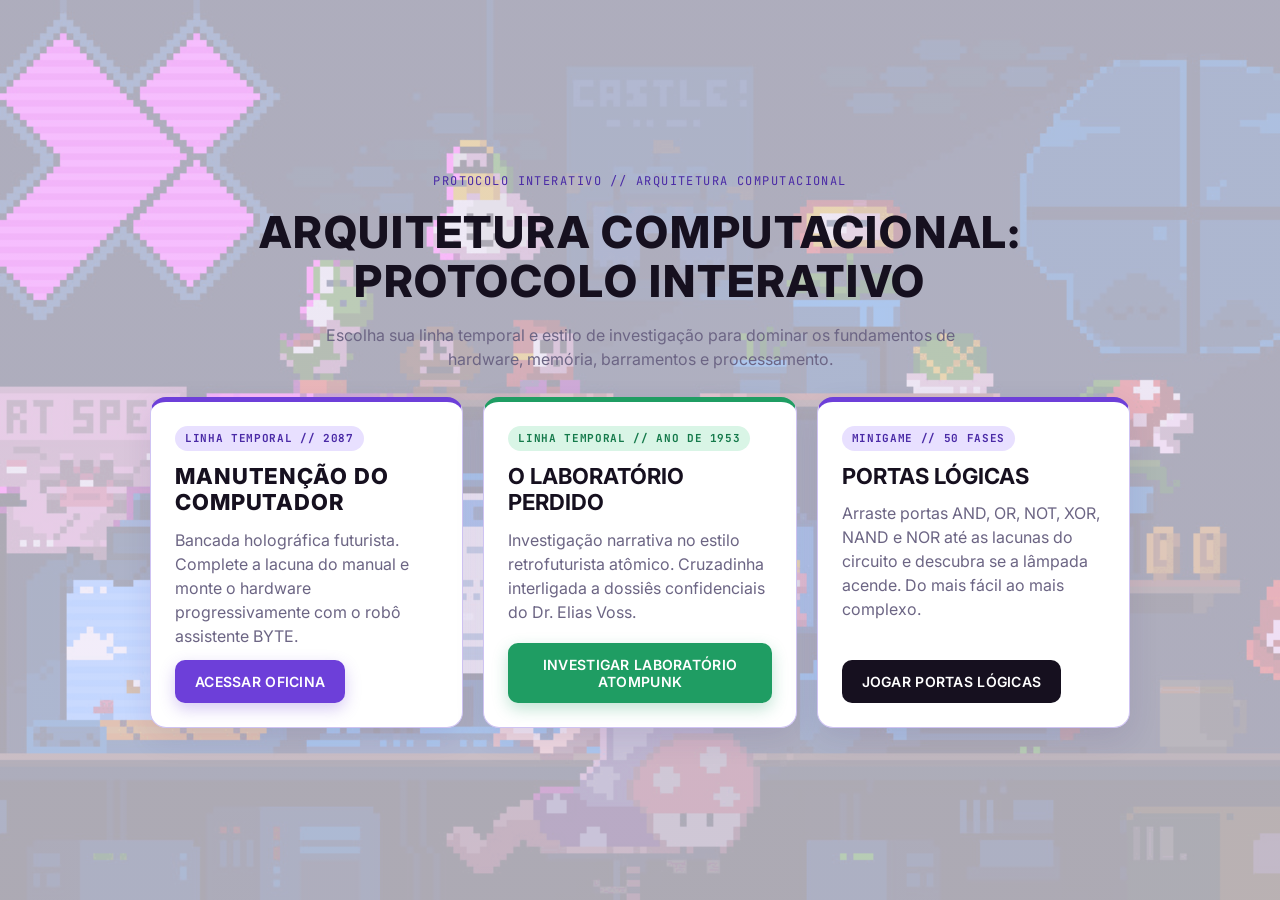
<file: index.html>
﻿<!DOCTYPE html>
<html lang="pt-BR">
<head>
  <meta charset="UTF-8">
  <meta name="viewport" content="width=device-width, initial-scale=1.0">
  <title>Arquitetura-computacional</title>

  <link rel="preconnect" href="https://fonts.googleapis.com">
  <link rel="preconnect" href="https://fonts.gstatic.com" crossorigin>
  <link href="https://fonts.googleapis.com/css2?family=Inter:wght@400;500;600;700;800&family=JetBrains+Mono:wght@500;700&family=Courier+Prime:wght@400;700&display=swap" rel="stylesheet">

  <link rel="stylesheet" href="style.css">
  <link rel="stylesheet" href="style-lab.css">
</head>
<body>

  <div id="scanlines"></div>
  <div id="vignette"></div>

  <!-- ===== PORTAL DE ESCOLHA (HUB) ===== -->
  <section id="screenHub" class="screen active">
    <div class="hub-bg bg-mario"></div>
    <div class="hub-content">
      <div class="hub-kicker">PROTOCOLO INTERATIVO // ARQUITETURA COMPUTACIONAL</div>
      <h1 id="hubTitle" class="hub-title pixel">ARQUITETURA COMPUTACIONAL: PROTOCOLO INTERATIVO</h1>
      <p id="hubSubtitle" class="hub-subtitle">Escolha sua linha temporal e estilo de investigação para dominar os fundamentos de hardware, memória, barramentos e processamento.</p>
      <div class="hub-cards">
        <article class="hub-card">
          <div class="hub-card-flag">LINHA TEMPORAL // 2087</div>
          <h2 class="hub-card-title pixel">MANUTENÇÃO DO COMPUTADOR</h2>
          <p class="hub-card-text">Bancada holográfica futurista. Complete a lacuna do manual e monte o hardware progressivamente com o robô assistente BYTE.</p>
          <button id="btnEnterCyber" class="btn-cyber btn-pulse">ACESSAR OFICINA</button>
        </article>
        <article class="hub-card">
          <div class="hub-card-flag">LINHA TEMPORAL // ANO DE 1953</div>
          <h2 class="hub-card-title">O LABORATÓRIO PERDIDO</h2>
          <p class="hub-card-text">Investigação narrativa no estilo retrofuturista atômico. Cruzadinha interligada a dossiês confidenciais do Dr. Elias Voss.</p>
          <button id="btnEnterAtom" class="btn-atom btn-pulse">INVESTIGAR LABORATÓRIO ATOMPUNK</button>
        </article>
        <article class="hub-card">
          <div class="hub-card-flag">MINIGAME // 50 FASES</div>
          <h2 class="hub-card-title">PORTAS LÓGICAS</h2>
          <p class="hub-card-text">Arraste portas AND, OR, NOT, XOR, NAND e NOR até as lacunas do circuito e descubra se a lâmpada acende. Do mais fácil ao mais complexo.</p>
          <button id="btnEnterLogic" class="btn-warn btn-pulse" type="button" onclick="window.location.href='gamePortas.html'">JOGAR PORTAS LÓGICAS</button>
        </article>
      </div>
    </div>
  </section>

  <!-- ==========================================================
       JOGO 1: BYTE & THE LOST ARCHITECTURE (lógica em game.js)
       ========================================================== -->
  <section id="screenStart" class="screen hidden">
    <div class="bg-scene">
      <div class="bg-grid"></div>
      <div class="bg-neon"></div>
      <div class="bg-floor"></div>
    </div>

    <div class="dialog-terminal">
      <div class="term-title">BYTE.SYS // SISTEMA DE RECOVERY</div>
      <div id="byteDialog">
        <p><b>Olá, montador! Temos um problema...</b></p>
        <p>O manual de arquitetura foi corrompido! Precisamos recuperar os arquivos para concluir a montagem. Você aceita o desafio de resolver os enigmas?
        <br><br>🖥️ Dica: Visualize em tela cheia para uma melhor experiência.</p>
      </div>
      <canvas id="byteCanvas" width="64" height="64"></canvas>
    </div>

    <button id="btnExitHubStart" class="btn-ghost btn-exit-top">← VOLTAR AO PORTAL</button>
    <button id="btnStart" class="btn-neon btn-pulse">INICIAR MISSÃO</button>
  </section>

  <section id="screenTutorial" class="screen hidden">
    <div class="modal-terminal">
      <div class="term-title">BYTE.SYS // TUTORIAL DE RECOVERY</div>
      <div class="tutorial-content">
        <p>1. Leia a pista técnica e preencha a lacuna com o termo correto.</p>
        <p>2. Cada acerto ilumina o projeto holográfico na bancada e soma +100 XP.</p>
        <p>3. Erros não causam Game Over: geram apenas uma dica orientadora.</p>
      </div>
      <button id="btnStartTutorial" class="btn-neon btn-pulse">INICIAR RECUPERAÇÃO</button>
    </div>
  </section>

  <section id="screenGame" class="screen hidden">

    <header id="topbar">
      <div class="hud-block">
        <span class="hud-label">REGISTROS:</span>
        <span id="regCount" class="hud-value">0</span>
        <span class="hud-total">/ 12</span>
      </div>

      <div id="progressBar">
        <div class="seg" data-milestone="3"></div>
        <div class="seg" data-milestone="6"></div>
        <div class="seg" data-milestone="9"></div>
        <div class="seg" data-milestone="12"></div>
      </div>

      <div class="hud-block">
        <span class="hud-label">XP:</span>
        <span id="xpDisplay" class="hud-value xp">000</span>
      </div>

      <button id="btnExitHub" class="btn-ghost">← VOLTAR AO PORTAL</button>
      <button id="btnManual" class="btn-ghost">MANUAL DE ARQUITETURA</button>
    </header>

    <main id="benchArea">
      <canvas id="hologram" width="360" height="200"></canvas>
      <div id="stageBanner">ETAPA: AGUARDANDO MANUAL</div>
    </main>

    <section id="bottomPanel">
      <div id="challengeArea">
        <span id="catBadge" class="cat-badge">[MEMÓRIA]</span>
        <p id="clueText"></p>
        <input id="answerInput" type="text" maxlength="20" placeholder="INSIRA O TERMO..." autocomplete="off" />
        <div id="errorBox" class="error-box hidden"></div>
      </div>

      <div id="controlsArea">
        <button id="btnCheck" class="btn-success">CONFERIR</button>
        <button id="btnHint" class="btn-warn">SOLICITAR DICA (-15 XP)</button>
        <div id="recordNav">
          <button id="btnPrev" class="btn-ghost">◀ ANTERIOR</button>
          <span id="recordLabel">REGISTRO 1/12</span>
          <button id="btnNext" class="btn-ghost">PRÓXIMO ▶</button>
        </div>
      </div>

      <div id="byteConsole"></div>
    </section>
  </section>

  <section id="screenFinal" class="screen hidden">

    <div id="bootScreen" class="hidden">
      <div class="boot-lines" id="bootLines"></div>
      <div class="boot-monitor">
        <div class="boot-logo">B</div>
        <div class="boot-sub">BYTE BIOS v2.6</div>
      </div>
    </div>

    <div id="finalReport" class="hidden">
      <div class="final-card">
        <h1 class="final-title pixel">MISSÃO CONCLUÍDA</h1>
        <h2 class="final-subtitle">— MANUAL RECONSTRUÍDO! —</h2>
        <div class="final-stats">
          <div class="stat">XP FINAL: <span id="finalXp">000</span></div>
          <div class="stat">TENTATIVAS: <span id="finalAttempts">0</span></div>
          <div class="stat">CLASSIFICAÇÃO: <span id="finalClass">MONTADOR APRENDIZ</span></div>
        </div>
        <button id="btnBoot" class="btn-neon btn-pulse">LIGAR COMPUTADOR</button>
        <button id="btnReview" class="btn-ghost">REVISAR CONCEITOS</button>
        <button id="btnExitHubFinal" class="btn-ghost">← VOLTAR AO PORTAL</button>
        <button id="btnPlayAgain" class="btn-neon">JOGAR NOVAMENTE</button>
      </div>
    </div>
  </section>

  <div id="manualModal" class="modal hidden">
    <div class="modal-content">
      <h2 class="modal-title pixel">MANUAL DE ARQUITETURA</h2>
      <div id="manualList"></div>
      <button id="btnCloseManual" class="btn-ghost">FECHAR</button>
    </div>
  </div>

  <!-- ==========================================================
       JOGO 2: O LABORATÓRIO PERDIDO (lógica em game-lab.js)
       ========================================================== -->

  <!-- Intro + tutorial. O modal fica DENTRO da section para o CSS do lab alcançá-lo. -->
  <section id="screenLabIntro" class="screen hidden theme-lab">
    <div class="lab-bg"></div>
    <div class="lab-intro-inner">
      <div class="lab-fiche">
        <div class="lab-fiche-title">LABORATÓRIO VOSS // SISTEMA DE ANOTAÇÕES</div>
        <h2 class="lab-fiche-heading">O LABORATÓRIO PERDIDO</h2>
        <div class="lab-fiche-body">
          <p class="lab-narrative">O Dr. Elias Voss desapareceu após experimentos avançados de Arquitetura Computacional e deixou anotações corrompidas. O laboratório está em silêncio, mas os painéis ainda respiram.</p>
          <p class="lab-narrative">Suas memórias, barramentos e processamento multinúcleo formam as peças de um enigma. Complete a cruzadinha e reconstrua os dossiês.</p>
        </div>
        <button id="btnLabStart" class="btn-lab-green btn-pulse">INVESTIGAR LABORATÓRIO</button>
      </div>
    </div>

    <div id="labTutorialModal" class="modal hidden">
      <div class="lab-fiche modal-content">
        <div class="lab-fiche-title">FICHA TÉCNICA // PROTOCOLO DE CRUZADA</div>
        <div class="lab-fiche-body">
          <p class="lab-doc-text">Cada lacuna numerada no dossiê corresponde a uma palavra da cruzadinha.</p>
          <p class="lab-doc-text">Clique em uma casa, uma dica ou uma lacuna e digite (as setas do teclado movem o cursor; clicar de novo no cruzamento troca a direção). A palavra é conferida sozinha quando você preenche a última letra.</p>
        </div>
        <button id="btnLabGo" class="btn-lab-green btn-pulse">INICIAR INVESTIGAÇÃO</button>
      </div>
    </div>
  </section>

  <!-- Tela do jogo: cruzadinha à esquerda, dossiê e dicas à direita -->
  <section id="screenLabGame" class="screen hidden theme-lab">
    <header id="labTopbar">
      <div class="lab-hud-block">
        <span class="lab-hud-label">REGISTROS RECUPERADOS:</span>
        <span id="labRegCount" class="lab-hud-value">0</span>
        <span class="lab-hud-total">/ 12</span>
      </div>
      <div class="lab-hud-block">
        <span class="lab-hud-label">TEMPO:</span>
        <span id="labTimer" class="lab-hud-value">00:00</span>
      </div>
      <div class="lab-hud-block">
        <span class="lab-hud-label">TENTATIVAS:</span>
        <span id="labAttempts" class="lab-hud-value">0</span>
      </div>
      <button id="btnLabExit" class="btn-lab-ghost">← VOLTAR AO PORTAL</button>
    </header>

    <main id="labMain">
      <section id="labCrossPanel">
        <div id="labCurrentClue"></div>
        <div id="labGrid"></div>
        <div id="labActions">
          <button id="btnLabFinalize" class="btn-lab-green btn-pulse hidden">FINALIZAR INVESTIGAÇÃO E LER DOSSIÊ FINAL</button>
        </div>
        <div class="lab-led"><span id="labLedDot" class="lab-led-dot"></span><span id="labLedText">STANDBY</span></div>
      </section>

      <section id="labDossierPanel">
        <div id="labDossierTabs"></div>
        <div id="labDossierContent"></div>
        <div id="labFileComment" class="lab-file-comment hidden"></div>
        <div id="labClues">
          <div class="lab-clue-title">HORIZONTAIS</div>
          <div id="labCluesH"></div>
          <div class="lab-clue-title">VERTICAIS</div>
          <div id="labCluesV"></div>
        </div>
      </section>
    </main>
  </section>

  <!-- Tela final: revelação + relatório -->
  <section id="screenLabFinal" class="screen hidden theme-lab">
    <div class="lab-final-inner">
      <div id="labFinalRevelation" class="lab-final-step">
        <div class="lab-fiche">
          <div class="lab-fiche-title">GRAVAÇÃO SECRETA // DR. ELIAS VOSS // 04:17</div>
          <h2 class="lab-final-title">O OCULTO DO NÚCLEO</h2>
          <p class="lab-type-text" id="labRevelationText">O núcleo experimental foi ocultado antes que caísse em mãos erradas.</p>
          <button id="btnLabToReport" class="btn-lab-green btn-pulse">CONTINUAR PARA A AVALIAÇÃO</button>
        </div>
      </div>
      <div id="labFinalReport" class="lab-final-step hidden">
        <div class="lab-fiche">
          <div class="lab-fiche-title">AGÊNCIA DE PESQUISA // RELATÓRIO FINAL</div>
          <h2 class="lab-final-title">AVALIAÇÃO DA AGÊNCIA</h2>
          <div class="lab-final-stats">
            <div class="lab-final-stat"><span>REGISTROS DESCOBERTOS</span><strong id="labFinalFound">0/12</strong></div>
            <div class="lab-final-stat"><span>TENTATIVAS</span><strong id="labFinalAttempts">0</strong></div>
            <div class="lab-final-stat"><span>TEMPO TOTAL</span><strong id="labFinalTime">00:00</strong></div>
            <div class="lab-final-stat"><span>PONTUAÇÃO FINAL</span><strong id="labFinalScore">0</strong></div>
          </div>
          <div id="labFinalAchievements"></div>
          <button id="btnLabReplay" class="btn-lab-green btn-pulse">REINICIAR INVESTIGAÇÃO</button>
          <button id="btnLabExitFinal" class="btn-lab-amber">VOLTAR AO PORTAL DE JOGOS</button>
        </div>
      </div>
    </div>
  </section>

  <!-- A ordem importa pouco (os arquivos são independentes), mas game.js vem primeiro -->
  <script src="game.js"></script>
  <script src="gameLab.js"></script>
</body>
</html>
</file>
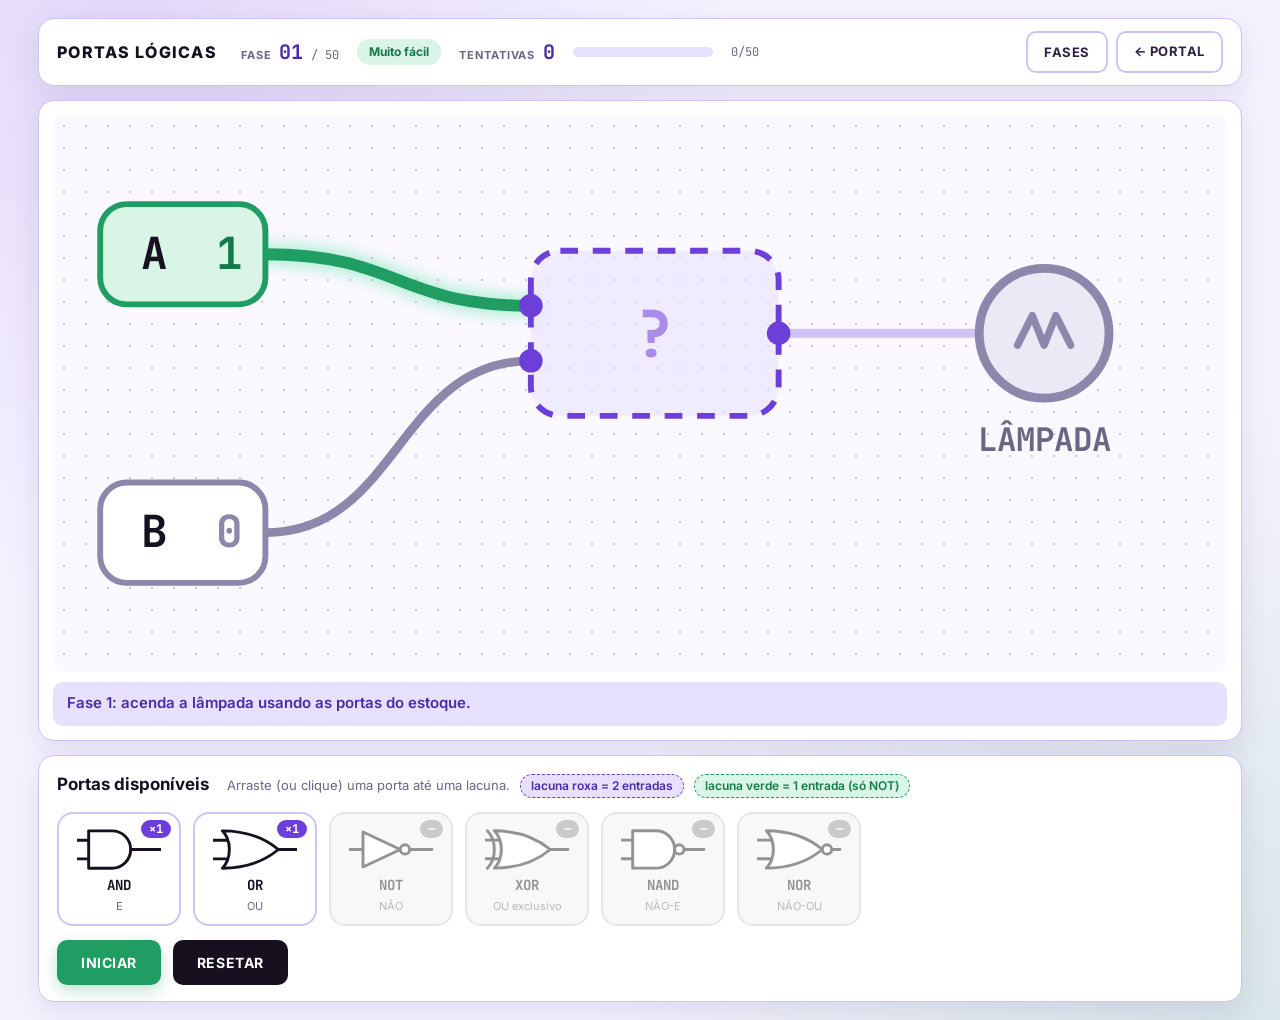
<file: gamePortas.html>
<!DOCTYPE html>
<html lang="pt-BR">
<head>
  <meta charset="UTF-8">
  <meta name="viewport" content="width=device-width, initial-scale=1.0">
  <title>PORTAS LÓGICAS — 50 fases</title>

  <link rel="preconnect" href="https://fonts.googleapis.com">
  <link rel="preconnect" href="https://fonts.gstatic.com" crossorigin>
  <link href="https://fonts.googleapis.com/css2?family=Inter:wght@400;500;600;700;800&family=JetBrains+Mono:wght@500;700&display=swap" rel="stylesheet">

  <link rel="stylesheet" href="portas-logicas.css">
</head>
<body>

  <main id="app">

    <!-- ===== TOPO: fase, dificuldade, tentativas, progresso ===== -->
    <header id="topo" class="cartao">
      <div class="marca">PORTAS LÓGICAS</div>

      <div class="hud">
        <div class="hud-bloco">
          <span class="hud-label">FASE</span>
          <span id="hudFase" class="hud-valor">01</span>
          <span class="hud-total">/ 50</span>
        </div>
        <span id="hudDif" class="selo-dif">Muito fácil</span>
        <div class="hud-bloco">
          <span class="hud-label">TENTATIVAS</span>
          <span id="hudTent" class="hud-valor">0</span>
        </div>
        <div class="progresso" title="Fases concluídas">
          <div id="progressoFill"></div>
        </div>
        <span id="hudConcluidas" class="hud-total">0/50</span>
      </div>

      <div class="topo-acoes">
        <button id="btnFases" class="btn btn-ghost" type="button">FASES</button>
        <a class="btn btn-ghost" href="index.html">← PORTAL</a>
      </div>
    </header>

    <!-- ===== PALCO: o circuito (desenhado pelo JS em SVG) ===== -->
    <section id="palco" class="cartao">
      <div id="circuitoWrap">
        <svg id="circuito" xmlns="http://www.w3.org/2000/svg" role="img" aria-label="Circuito lógico da fase"></svg>
      </div>
      <div id="mensagem" role="status" aria-live="polite"></div>
    </section>

    <!-- ===== BANDEJA: inventário de portas e botões ===== -->
    <section id="bandeja" class="cartao">
      <div class="bandeja-topo">
        <h2>Portas disponíveis</h2>
        <p class="legenda">
          Arraste (ou clique) uma porta até uma lacuna.
          <span class="chip chip-roxo">lacuna roxa = 2 entradas</span>
          <span class="chip chip-verde">lacuna verde = 1 entrada (só NOT)</span>
        </p>
      </div>

      <div id="inventario"></div>

      <div id="acoes">
        <button id="btnIniciar" class="btn btn-verde" type="button">INICIAR</button>
        <button id="btnResetar" class="btn btn-escuro" type="button">RESETAR</button>
        <button id="btnProxima" class="btn btn-roxo pulso hidden" type="button">PRÓXIMA FASE</button>
      </div>
    </section>

  </main>

  <!-- porta "fantasma" que acompanha o dedo/mouse durante o arraste -->
  <div id="fantasma" class="hidden"></div>

  <!-- ===== JANELA: escolher fase ===== -->
  <div id="modalFases" class="modal hidden">
    <div class="modal-conteudo">
      <h2>Escolha a fase</h2>
      <p class="modal-sub">As fases são liberadas em ordem. As estrelas mostram seu desempenho.</p>
      <div id="gradeFases"></div>
      <button id="btnFecharFases" class="btn btn-ghost" type="button">FECHAR</button>
    </div>
  </div>

  <!-- ===== JANELA: fim do jogo ===== -->
  <div id="modalFim" class="modal hidden">
    <div class="modal-conteudo modal-fim">
      <h2>Todas as 50 fases concluídas!</h2>
      <p id="fimTexto" class="modal-sub"></p>
      <div class="modal-botoes">
        <button id="btnRecomecar" class="btn btn-roxo" type="button">JOGAR DE NOVO</button>
        <button id="btnFecharFim" class="btn btn-ghost" type="button">FECHAR</button>
      </div>
    </div>
  </div>

  <!-- 1º as fases (dados), 2º o motor do jogo -->
  <script src="portas-fases.js"></script>
  <script src="portas-logicas.js"></script>
</body>
</html>
</file>
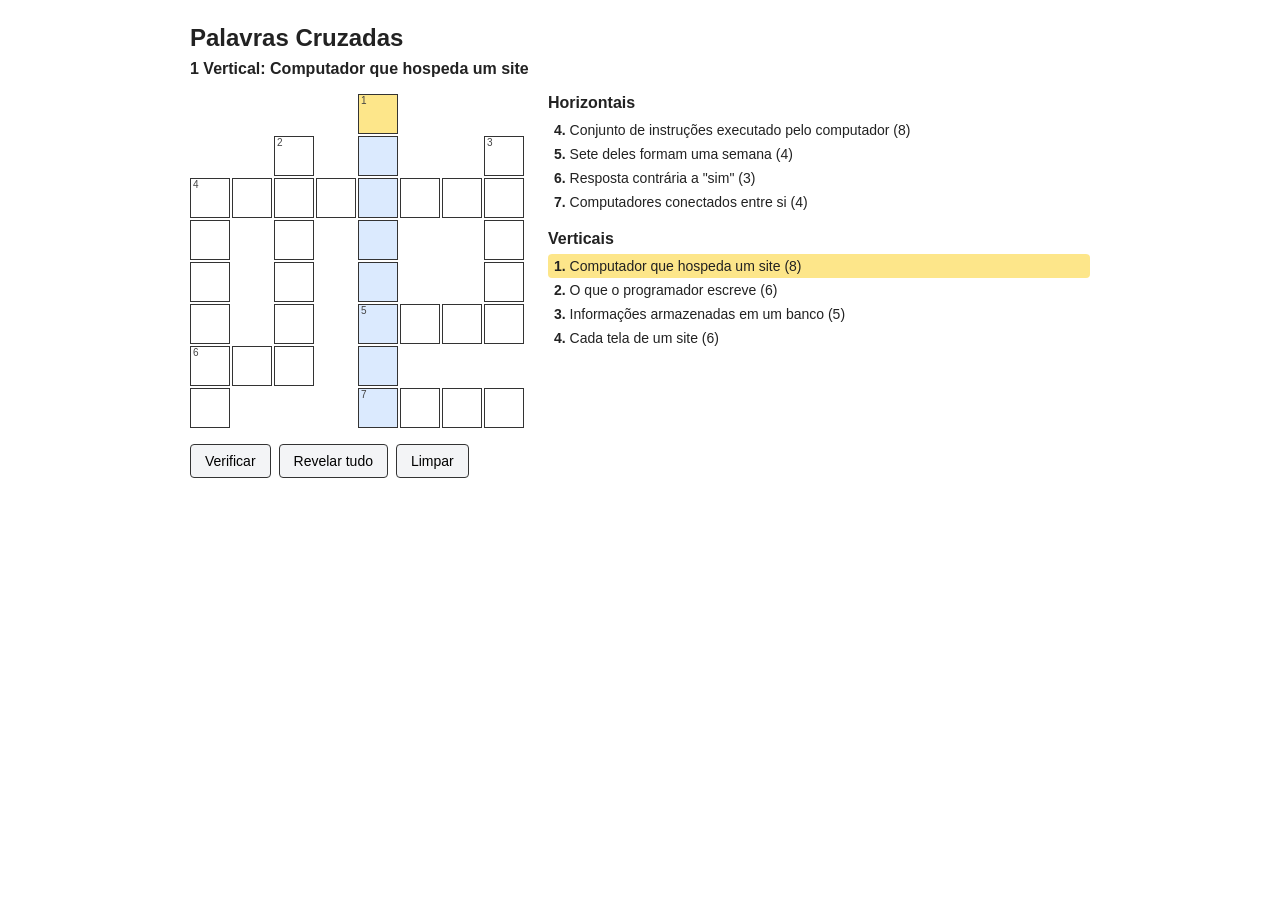
<file: lab.html>
<!DOCTYPE html>
<html lang="pt-BR">
<head>
<meta charset="UTF-8">
<meta name="viewport" content="width=device-width, initial-scale=1">
<title>Palavras Cruzadas</title>
<style>
  #cruzadinha { --tam: 40px; font-family: Arial, Helvetica, sans-serif; max-width: 900px; margin: 0 auto; padding: 16px; color: #222; }
  #cruzadinha h1 { font-size: 24px; margin: 0 0 8px; }
  #cruzadinha .layout { display: flex; flex-wrap: wrap; gap: 24px; align-items: flex-start; }
  #cruzadinha #grade { display: grid; gap: 2px; }
  #cruzadinha .vazio { width: var(--tam); height: var(--tam); }
  #cruzadinha .cel { position: relative; width: var(--tam); height: var(--tam); background: #fff; border: 1px solid #333; box-sizing: border-box; }
  #cruzadinha .cel .num { position: absolute; top: 1px; left: 2px; font-size: 10px; line-height: 1; pointer-events: none; color: #444; }
  #cruzadinha .cel input { width: 100%; height: 100%; border: 0; background: transparent; text-align: center; font-size: 20px; font-weight: bold; text-transform: uppercase; padding: 8px 0 0; box-sizing: border-box; outline: none; cursor: pointer; caret-color: transparent; }
  #cruzadinha .cel.palavra { background: #dbeafe; }
  #cruzadinha .cel.sel { background: #fde68a; }
  #cruzadinha .cel.errado { background: #fecaca; }
  #cruzadinha .cel.certo { background: #bbf7d0; }
  #cruzadinha #dica-atual { min-height: 22px; font-weight: bold; margin: 8px 0 12px; }
  #cruzadinha #dicas { flex: 1; min-width: 220px; }
  #cruzadinha #dicas h2 { font-size: 16px; margin: 0 0 6px; }
  #cruzadinha #dicas ol { list-style: none; padding: 0; margin: 0 0 16px; }
  #cruzadinha #dicas li { padding: 4px 6px; cursor: pointer; border-radius: 4px; font-size: 14px; }
  #cruzadinha #dicas li:hover { background: #f3f4f6; }
  #cruzadinha #dicas li.ativa { background: #fde68a; }
  #cruzadinha .botoes { margin-top: 16px; display: flex; gap: 8px; flex-wrap: wrap; }
  #cruzadinha button { padding: 8px 14px; font-size: 14px; cursor: pointer; border: 1px solid #333; background: #f3f4f6; border-radius: 4px; }
  #cruzadinha #status { margin-top: 10px; min-height: 20px; font-size: 14px; }
  #cruzadinha #status.erro { color: #b91c1c; }
  #cruzadinha #status.ok { color: #15803d; font-weight: bold; }
</style>
</head>
<body>

<div id="cruzadinha">
  <h1>Palavras Cruzadas</h1>
  <div id="dica-atual"></div>
  <div class="layout">
    <div id="grade"></div>
    <div id="dicas">
      <h2>Horizontais</h2>
      <ol id="dicas-h"></ol>
      <h2>Verticais</h2>
      <ol id="dicas-v"></ol>
    </div>
  </div>
  <div class="botoes">
    <button type="button" id="btn-verificar">Verificar</button>
    <button type="button" id="btn-revelar">Revelar tudo</button>
    <button type="button" id="btn-limpar">Limpar</button>
  </div>
  <div id="status"></div>
</div>

<script>
/* ==========================================================================
   COMO ADICIONAR OU ALTERAR PALAVRAS
   --------------------------------------------------------------------------
   Cada palavra é um bloco { ... } dentro da lista PALAVRAS abaixo:

     resposta : a palavra (acentos e maiúsculas/minúsculas não importam)
     dica     : o texto da dica
     linha    : linha da PRIMEIRA letra (começa em 0, de cima para baixo)
     coluna   : coluna da PRIMEIRA letra (começa em 0, da esquerda p/ direita)
     direcao  : "H" = horizontal (→)   |   "V" = vertical (↓)

   - O tamanho da grade e a numeração das dicas são calculados sozinhos.
   - Onde duas palavras se cruzam, a letra precisa ser a mesma.
     Se houver conflito, uma mensagem de erro aparece embaixo do jogo.
   - Evite deixar letras de palavras diferentes lado a lado sem cruzar,
     pois isso forma palavras "sem querer".
   ========================================================================== */
const PALAVRAS = [
  // Horizontais
  { resposta: "PROGRAMA", dica: "Conjunto de instruções executado pelo computador", linha: 2, coluna: 0, direcao: "H" },
  { resposta: "DIAS",     dica: "Sete deles formam uma semana",                     linha: 5, coluna: 4, direcao: "H" },
  { resposta: "NÃO",      dica: "Resposta contrária a \"sim\"",                     linha: 6, coluna: 0, direcao: "H" },
  { resposta: "REDE",     dica: "Computadores conectados entre si",                 linha: 7, coluna: 4, direcao: "H" },

  // Verticais
  { resposta: "PÁGINA",   dica: "Cada tela de um site",                             linha: 2, coluna: 0, direcao: "V" },
  { resposta: "CÓDIGO",   dica: "O que o programador escreve",                      linha: 1, coluna: 2, direcao: "V" },
  { resposta: "SERVIDOR", dica: "Computador que hospeda um site",                   linha: 0, coluna: 4, direcao: "V" },
  { resposta: "DADOS",    dica: "Informações armazenadas em um banco",              linha: 1, coluna: 7, direcao: "V" }
];

/* ==========================================================================
   MOTOR DO JOGO (não precisa mexer daqui para baixo)
   ========================================================================== */
(function () {
  const $ = (id) => document.getElementById(id);
  const norm = (s) => String(s).normalize("NFD").replace(/[\u0300-\u036f]/g, "").replace(/[^a-zA-Z]/g, "").toUpperCase();

  const cells = {};   // "linha,coluna" -> célula
  const words = [];
  const erros = [];

  // 1) Monta as palavras e as células
  PALAVRAS.forEach((p, i) => {
    const resp = norm(p.resposta);
    const dir = String(p.direcao || "").toUpperCase();
    if (!resp || (dir !== "H" && dir !== "V") || !Number.isInteger(p.linha) || !Number.isInteger(p.coluna)) {
      erros.push("Palavra #" + (i + 1) + " está com dados inválidos.");
      return;
    }
    const w = { resp, dica: p.dica, dir, keys: [], num: 0 };
    for (let k = 0; k < resp.length; k++) {
      const r = p.linha + (dir === "V" ? k : 0);
      const c = p.coluna + (dir === "H" ? k : 0);
      const key = r + "," + c;
      let cell = cells[key];
      if (!cell) {
        cell = cells[key] = { r, c, key, sol: resp[k], H: null, V: null, num: 0 };
      } else if (cell.sol !== resp[k]) {
        erros.push("Conflito na linha " + r + ", coluna " + c + ': "' + cell.sol + '" x "' + resp[k] + '" (palavra ' + p.resposta + ").");
      }
      if (cell[dir]) erros.push("Duas palavras na mesma direção se sobrepõem na linha " + r + ", coluna " + c + ".");
      cell[dir] = w;
      w.keys.push(key);
    }
    words.push(w);
  });

  const lista = Object.values(cells);
  if (!lista.length) { $("status").textContent = "Nenhuma palavra válida configurada."; $("status").className = "erro"; return; }
  const linhas = Math.max(...lista.map((c) => c.r)) + 1;
  const colunas = Math.max(...lista.map((c) => c.c)) + 1;

  // 2) Numeração automática (da esquerda p/ direita, de cima p/ baixo)
  let n = 0;
  for (let r = 0; r < linhas; r++) {
    for (let c = 0; c < colunas; c++) {
      const cell = cells[r + "," + c];
      if (!cell) continue;
      const comecaH = cell.H && cell.H.keys[0] === cell.key;
      const comecaV = cell.V && cell.V.keys[0] === cell.key;
      if (comecaH || comecaV) {
        cell.num = ++n;
        if (comecaH) cell.H.num = n;
        if (comecaV) cell.V.num = n;
      }
    }
  }

  // 3) Desenha a grade
  const grade = $("grade");
  grade.style.gridTemplateColumns = "repeat(" + colunas + ", var(--tam))";
  for (let r = 0; r < linhas; r++) {
    for (let c = 0; c < colunas; c++) {
      const cell = cells[r + "," + c];
      if (!cell) {
        const v = document.createElement("div");
        v.className = "vazio";
        grade.appendChild(v);
        continue;
      }
      const el = document.createElement("div");
      el.className = "cel";
      if (cell.num) {
        const s = document.createElement("span");
        s.className = "num";
        s.textContent = cell.num;
        el.appendChild(s);
      }
      const inp = document.createElement("input");
      inp.type = "text";
      inp.autocomplete = "off";
      inp.autocapitalize = "characters";
      inp.spellcheck = false;
      el.appendChild(inp);
      grade.appendChild(el);
      cell.el = el;
      cell.input = inp;
    }
  }

  // 4) Lista de dicas
  const ordenadas = words.slice().sort((a, b) => a.num - b.num);
  ordenadas.forEach((w) => {
    const li = document.createElement("li");
    li.innerHTML = "<b>" + w.num + ".</b> ";
    li.appendChild(document.createTextNode(w.dica + " (" + w.resp.length + ")"));
    li.addEventListener("click", () => selecionar(cells[w.keys[0]], w.dir));
    $(w.dir === "H" ? "dicas-h" : "dicas-v").appendChild(li);
    w.li = li;
  });

  // 5) Estado e seleção
  let sel = null;
  let dir = "H";

  function atualizar() {
    lista.forEach((c) => c.el.classList.remove("sel", "palavra"));
    words.forEach((w) => w.li.classList.remove("ativa"));
    const w = sel && sel[dir];
    if (w) {
      w.keys.forEach((k) => cells[k].el.classList.add("palavra"));
      w.li.classList.add("ativa");
      $("dica-atual").textContent = w.num + (w.dir === "H" ? " Horizontal" : " Vertical") + ": " + w.dica;
    }
    if (sel) sel.el.classList.add("sel");
  }

  function selecionar(cell, d, focar) {
    if (d && cell[d]) dir = d;
    else if (!cell[dir]) dir = dir === "H" ? "V" : "H";
    sel = cell;
    atualizar();
    if (focar !== false) cell.input.focus();
  }

  function avancar() {
    const w = sel[dir];
    const i = w.keys.indexOf(sel.key);
    if (i < w.keys.length - 1) selecionar(cells[w.keys[i + 1]], dir);
  }

  function retroceder() {
    const w = sel[dir];
    const i = w.keys.indexOf(sel.key);
    if (i > 0) {
      const ant = cells[w.keys[i - 1]];
      limparCelula(ant);
      selecionar(ant, dir);
    }
  }

  function mover(dr, dc) {
    let r = sel.r + dr, c = sel.c + dc;
    while (r >= 0 && c >= 0 && r < linhas && c < colunas) {
      const cell = cells[r + "," + c];
      if (cell) { selecionar(cell, dr ? "V" : "H"); return; }
      r += dr; c += dc;
    }
  }

  function limparCelula(cell) {
    cell.input.value = "";
    cell.el.classList.remove("errado", "certo");
  }

  lista.forEach((cell) => {
    cell.input.addEventListener("focus", () => { if (sel !== cell) selecionar(cell, null, false); });
    cell.el.addEventListener("click", () => {
      if (sel === cell) {
        const outra = dir === "H" ? "V" : "H";
        if (cell[outra]) { dir = outra; atualizar(); }
      } else {
        selecionar(cell);
      }
      cell.input.focus();
    });
    cell.input.addEventListener("input", () => {
      const ch = norm(cell.input.value).slice(-1);
      cell.input.value = ch;
      cell.el.classList.remove("errado", "certo");
      $("status").textContent = ""; $("status").className = "";
      if (ch) { avancar(); verificarFim(); }
    });
    cell.input.addEventListener("keydown", (e) => {
      const k = e.key;
      if (k === "ArrowRight") { e.preventDefault(); mover(0, 1); }
      else if (k === "ArrowLeft") { e.preventDefault(); mover(0, -1); }
      else if (k === "ArrowDown") { e.preventDefault(); mover(1, 0); }
      else if (k === "ArrowUp") { e.preventDefault(); mover(-1, 0); }
      else if (k === "Backspace") {
        e.preventDefault();
        if (cell.input.value) limparCelula(cell); else retroceder();
      } else if (k === "Delete") { e.preventDefault(); limparCelula(cell); }
    });
  });

  // 6) Botões
  function verificarFim() {
    if (lista.every((c) => c.input.value === c.sol)) {
      lista.forEach((c) => { c.el.classList.remove("errado"); c.el.classList.add("certo"); });
      $("status").textContent = "🎉 Parabéns! Você completou a cruzadinha!";
      $("status").className = "ok";
      return true;
    }
    return false;
  }

  $("btn-verificar").addEventListener("click", () => {
    let erradas = 0, vazias = 0;
    lista.forEach((c) => {
      const v = c.input.value;
      c.el.classList.remove("errado", "certo");
      if (!v) vazias++;
      else if (v !== c.sol) { erradas++; c.el.classList.add("errado"); }
    });
    if (verificarFim()) return;
    $("status").className = erradas ? "erro" : "";
    $("status").textContent = erradas + " letra(s) errada(s) e " + vazias + " vazia(s).";
  });

  $("btn-revelar").addEventListener("click", () => {
    lista.forEach((c) => { c.input.value = c.sol; c.el.classList.remove("errado", "certo"); });
    $("status").textContent = ""; $("status").className = "";
  });

  $("btn-limpar").addEventListener("click", () => {
    lista.forEach(limparCelula);
    $("status").textContent = ""; $("status").className = "";
  });

  // 7) Erros de configuração e início
  if (erros.length) {
    console.error("Cruzadinha:\n" + erros.join("\n"));
    $("status").className = "erro";
    $("status").innerHTML = "<b>Erros na configuração:</b><br>" + erros.join("<br>");
  }

  const primeira = ordenadas[0];
  if (primeira) selecionar(cells[primeira.keys[0]], primeira.dir, false);
})();
</script>
</body>
</html>
</file>
<file: style.css>
﻿/* ==========================================================================
   BYTE & THE LOST ARCHITECTURE — style.css
   Base, componentes compartilhados, portal e JOGO 1.
   Tema: claro, limpo — roxo, preto e verde.
   (O jogo 2 fica em style-lab.css e usa os mesmos tokens daqui.)
   ========================================================================== */

/* ---------- 1. TOKENS (cores, fontes, medidas) ----------
   Mude uma cor aqui e ela muda nos dois jogos. */
:root {
  --bg: #f6f2ff;
  --surface: #ffffff;
  --ink: #16101f;            /* preto arroxeado */
  --ink-2: #2b2142;
  --muted: #6c6584;
  --text-dim: #6c6584;       /* nome antigo, ainda usado em alguns lugares */

  --purple: #6d3fd9;
  --purple-dark: #4a2aa6;
  --purple-soft: #e8e0ff;
  --purple-line: #cfc3f3;

  --green: #1f9d63;
  --green-dark: #157a4b;
  --green-soft: #d9f5e6;
  --green-bright: #3ddc97;   /* verde que aparece bem sobre fundo preto */

  --danger: #d6336c;
  --danger-soft: #fde2ec;

  --radius: 16px;
  --radius-sm: 10px;
  --shadow: 0 10px 30px rgba(45, 27, 105, 0.10);

  --font-ui: 'Inter', system-ui, -apple-system, 'Segoe UI', sans-serif;
  --font-mono: 'JetBrains Mono', ui-monospace, 'SFMono-Regular', Menlo, Consolas, monospace;
  --font-paper: 'Courier Prime', 'Courier New', monospace;

  /* cor de destaque: roxo no jogo 1, verde no jogo 2 (.theme-lab) */
  --accent: var(--purple);
  --accent-dark: var(--purple-dark);
  --accent-soft: var(--purple-soft);
}

.theme-lab {
  --accent: var(--green);
  --accent-dark: var(--green-dark);
  --accent-soft: var(--green-soft);
}

/* ---------- 2. BASE ---------- */
*, *::before, *::after { box-sizing: border-box; }

body {
  margin: 0;
  font-family: var(--font-ui);
  font-size: 16px;
  line-height: 1.5;
  color: var(--ink);
  background: var(--bg);
}

h1, h2, h3, p { margin: 0; }
.hidden { display: none !important; }
.pixel { font-weight: 800; letter-spacing: 0.04em; }

/* efeitos antigos de CRT: desligados */
#scanlines, #vignette { display: none; }

/* cada tela ocupa a janela inteira */
.screen {
  position: relative;
  width: 100%;
  min-height: 100vh;
  padding: 24px;
  display: flex;
  flex-direction: column;
  align-items: center;
  justify-content: center;
  gap: 20px;
  overflow: hidden;
}

/* ---------- 3. BOTÕES (todos os tipos aqui, em um lugar só) ---------- */
button {
  font-family: var(--font-ui);
  font-size: 14px;
  font-weight: 600;
  letter-spacing: 0.02em;
  padding: 11px 18px;
  border: 2px solid transparent;
  border-radius: var(--radius-sm);
  cursor: pointer;
  transition: transform 0.12s, box-shadow 0.12s, background 0.12s;
}
button:hover { transform: translateY(-1px); }
button:active { transform: none; }
button:focus-visible { outline: 3px solid var(--purple-line); outline-offset: 2px; }
button:disabled { opacity: 0.5; cursor: default; transform: none; }

/* principal roxo (jogo 1) */
.btn-neon, .btn-cyber { background: var(--purple); color: #fff; box-shadow: 0 6px 16px rgba(109, 63, 217, 0.28); }
.btn-neon:hover, .btn-cyber:hover { background: var(--purple-dark); }

/* principal verde (jogo 2 e confirmações) */
.btn-atom, .btn-lab-green, .btn-success { background: var(--green); color: #fff; box-shadow: 0 6px 16px rgba(31, 157, 99, 0.28); }
.btn-atom:hover, .btn-lab-green:hover, .btn-success:hover { background: var(--green-dark); }

/* secundário (contorno) */
.btn-ghost, .btn-lab-ghost { background: transparent; color: var(--ink-2); border-color: var(--purple-line); }
.btn-ghost:hover, .btn-lab-ghost:hover { background: var(--purple-soft); }

/* escuro (dica / ações de apoio) */
.btn-warn, .btn-lab-amber { background: var(--ink); color: #fff; }
.btn-warn:hover, .btn-lab-amber:hover { background: var(--ink-2); }

/* pulso suave para chamar atenção */
.btn-pulse { animation: pulsePurple 2.4s ease-out infinite; }
.btn-atom.btn-pulse, .btn-lab-green.btn-pulse { animation-name: pulseGreen; }
@keyframes pulsePurple { 0% { box-shadow: 0 0 0 0 rgba(109, 63, 217, 0.40); } 70%, 100% { box-shadow: 0 0 0 14px rgba(109, 63, 217, 0); } }
@keyframes pulseGreen  { 0% { box-shadow: 0 0 0 0 rgba(31, 157, 99, 0.40); }  70%, 100% { box-shadow: 0 0 0 14px rgba(31, 157, 99, 0); } }

/* ---------- 4. COMPONENTES COMPARTILHADOS ---------- */

/* barra superior dos dois jogos */
#topbar, #labTopbar {
  width: 100%;
  display: flex;
  align-items: center;
  flex-wrap: wrap;
  gap: 14px 20px;
  padding: 12px 18px;
  background: var(--surface);
  border: 1px solid var(--purple-line);
  border-radius: var(--radius);
  box-shadow: var(--shadow);
}
.hud-block, .lab-hud-block { display: flex; align-items: baseline; gap: 8px; }
.hud-label, .lab-hud-label { font-size: 11px; font-weight: 700; letter-spacing: 0.08em; color: var(--muted); }
.hud-value, .lab-hud-value { font-family: var(--font-mono); font-size: 18px; font-weight: 700; color: var(--accent-dark); }
.hud-value.xp { color: var(--green-dark); }
.hud-total, .lab-hud-total { font-family: var(--font-mono); font-size: 12px; color: var(--muted); }
#topbar .btn-ghost:first-of-type, #labTopbar .btn-lab-ghost { margin-left: auto; }

/* cartões */
.dialog-terminal, .modal-terminal, .final-card, .hub-card, .modal-content, .lab-fiche {
  background: var(--surface);
  border: 1px solid var(--purple-line);
  border-radius: var(--radius);
  box-shadow: var(--shadow);
}
.term-title {
  font-family: var(--font-mono);
  font-size: 12px;
  font-weight: 700;
  letter-spacing: 0.08em;
  color: var(--accent-dark);
}

/* janela (modal) */
.modal {
  position: fixed;
  inset: 0;
  z-index: 100;
  display: flex;
  align-items: center;
  justify-content: center;
  padding: 20px;
  background: rgba(22, 16, 31, 0.55);
}
.modal-content { width: min(720px, 100%); max-height: 85vh; overflow: auto; padding: 24px; display: flex; flex-direction: column; gap: 14px; }
.modal-title { font-size: 20px; color: var(--ink); }

/* ---------- 5. PORTAL (HUB) ---------- */
.hub-bg, .bg-scene { position: absolute; inset: 0; z-index: 0; pointer-events: none; }
.hub-bg {
  background-image:
    linear-gradient(rgba(246, 242, 255, 0.70), rgba(246, 242, 255, 0.70)), /* véu claro por cima */
    url(bg-mario.gif);                                                    /* o seu gif embaixo */
  background-size: cover;       /* estica o gif para cobrir a tela toda, sem deixar vazios */
  background-position: center;  /* centraliza a imagem */
  background-repeat: no-repeat; /* não repete o gif em lado a lado */
}
.hub-content { position: relative; z-index: 1; width: min(980px, 100%); display: flex; flex-direction: column; align-items: center; gap: 18px; text-align: center; }
.hub-kicker { font-family: var(--font-mono); font-size: 12px; letter-spacing: 0.12em; color: var(--purple-dark); }
.hub-title { font-size: clamp(26px, 4.5vw, 44px); line-height: 1.1; color: var(--ink); }
.hub-subtitle { max-width: 640px; color: var(--muted); }
.hub-cards { width: 100%; display: grid; grid-template-columns: repeat(auto-fit, minmax(280px, 1fr)); gap: 20px; margin-top: 8px; }
.hub-card { padding: 24px; display: flex; flex-direction: column; align-items: flex-start; gap: 12px; text-align: left; border-top: 5px solid var(--purple); }
.hub-card:nth-child(2) { border-top-color: var(--green); }
.hub-card-flag { font-family: var(--font-mono); font-size: 11px; font-weight: 700; letter-spacing: 0.06em; padding: 4px 10px; border-radius: 999px; background: var(--purple-soft); color: var(--purple-dark); }
.hub-card:nth-child(2) .hub-card-flag { background: var(--green-soft); color: var(--green-dark); }
.hub-card-title { font-size: 22px; line-height: 1.2; }
.hub-card-text { color: var(--muted); flex: 1; }
.hub-footer { font-size: 12px; letter-spacing: 0.08em; color: var(--muted); }

/* ---------- 6. JOGO 1: TELA INICIAL ---------- */
.bg-grid { position: absolute; inset: 0; background-image: radial-gradient(var(--purple-line) 1.2px, transparent 1.2px); background-size: 26px 26px; opacity: 0.7; }
.bg-neon { position: absolute; inset: 0; background: radial-gradient(circle at 50% 30%, rgba(109, 63, 217, 0.18), transparent 55%); }
.bg-floor { position: absolute; left: 0; right: 0; bottom: 0; height: 28%; background: linear-gradient(to top, rgba(31, 157, 99, 0.18), transparent); }

#screenStart > :not(.bg-scene) { position: relative; z-index: 1; }
.btn-exit-top { position: absolute !important; top: 20px; left: 20px; }

.dialog-terminal { width: min(680px, 100%); padding: 24px; display: grid; grid-template-columns: 1fr auto; gap: 14px 20px; align-items: center; }
.dialog-terminal .term-title { grid-column: 1 / -1; }
#byteDialog { display: flex; flex-direction: column; gap: 10px; }
#byteCanvas { width: 112px; height: 112px; image-rendering: pixelated; background: var(--purple-soft); border-radius: var(--radius); }

/* ---------- 7. JOGO 1: TUTORIAL ---------- */
.modal-terminal { width: min(560px, 100%); padding: 28px; display: flex; flex-direction: column; gap: 16px; }
.tutorial-content { display: flex; flex-direction: column; gap: 10px; }
.tutorial-content p { padding: 10px 14px; border-left: 4px solid var(--purple); background: var(--purple-soft); border-radius: 0 var(--radius-sm) var(--radius-sm) 0; }

/* ---------- 8. JOGO 1: PARTIDA ---------- */
#screenGame { max-width: 1000px; margin: 0 auto; justify-content: flex-start; align-items: stretch; }

#progressBar { display: flex; gap: 6px; flex: 1; max-width: 240px; }
#progressBar .seg { flex: 1; height: 10px; border-radius: 999px; background: var(--purple-soft); transition: background 0.3s; }
#progressBar .seg.filled { background: var(--green); }

/* bancada (fundo preto para o holograma brilhar) */
#benchArea { display: flex; flex-direction: column; align-items: center; gap: 10px; padding: 18px; background: var(--ink); border-radius: var(--radius); box-shadow: var(--shadow); }
#hologram { width: 100%; max-width: 420px; height: auto; }
#stageBanner { font-family: var(--font-mono); font-size: 12px; letter-spacing: 0.08em; color: var(--green-bright); }

#bottomPanel { display: flex; flex-direction: column; gap: 16px; padding: 20px; background: var(--surface); border: 1px solid var(--purple-line); border-radius: var(--radius); box-shadow: var(--shadow); }
#challengeArea { display: flex; flex-direction: column; align-items: flex-start; gap: 12px; }
.cat-badge { font-family: var(--font-mono); font-size: 11px; font-weight: 700; letter-spacing: 0.08em; padding: 4px 12px; border-radius: 999px; background: var(--purple-soft); color: var(--purple-dark); }
#clueText { font-size: 18px; line-height: 1.5; }
#answerInput { width: 100%; padding: 12px 14px; font-family: var(--font-mono); font-size: 18px; text-transform: uppercase; color: var(--ink); background: var(--bg); border: 2px solid var(--purple-line); border-radius: var(--radius-sm); outline: none; transition: border-color 0.15s, box-shadow 0.15s; }
#answerInput:focus { border-color: var(--purple); box-shadow: 0 0 0 4px var(--purple-soft); }
.error-box { width: 100%; padding: 10px 14px; font-size: 14px; font-weight: 600; color: var(--danger); background: var(--danger-soft); border-radius: var(--radius-sm); }

#controlsArea { display: flex; flex-wrap: wrap; align-items: center; gap: 12px; }
#recordNav { display: flex; align-items: center; gap: 10px; margin-left: auto; }
#recordLabel { font-family: var(--font-mono); font-size: 13px; color: var(--muted); }

/* console do BYTE */
#byteConsole { height: 140px; overflow-y: auto; padding: 12px 14px; font-family: var(--font-mono); font-size: 13px; background: var(--ink); border-radius: var(--radius-sm); }
.console-line { white-space: pre-wrap; margin-bottom: 4px; }
.console-line.info { color: #cfc3f3; }
.console-line.success { color: var(--green-bright); }
.console-line.error { color: #ff7aa8; }
.console-line.warn { color: #c4b5fd; font-weight: 700; }

/* ---------- 9. JOGO 1: FINAL, BOOT E MANUAL ---------- */
#bootScreen { width: min(560px, 100%); min-height: 320px; padding: 24px; display: flex; flex-direction: column; justify-content: space-between; gap: 16px; background: var(--ink); border-radius: var(--radius); box-shadow: var(--shadow); }
.boot-lines { font-family: var(--font-mono); font-size: 14px; color: var(--green-bright); }
.boot-line { margin-bottom: 4px; }
.boot-monitor { align-self: center; text-align: center; }
.boot-logo { width: 72px; height: 72px; margin: 0 auto 8px; display: grid; place-items: center; font-size: 36px; font-weight: 800; color: #fff; background: var(--purple); border-radius: var(--radius); }
.boot-sub { font-family: var(--font-mono); font-size: 12px; color: #cfc3f3; }

#finalReport { width: min(560px, 100%); }
.final-card { padding: 32px; display: flex; flex-direction: column; align-items: center; gap: 12px; text-align: center; border-top: 5px solid var(--green); }
.final-title { font-size: clamp(24px, 4vw, 34px); }
.final-subtitle { font-size: 16px; font-weight: 600; color: var(--green-dark); }
.final-stats { width: 100%; display: flex; flex-direction: column; gap: 8px; margin: 8px 0; }
.stat { display: flex; justify-content: space-between; gap: 16px; padding: 10px 14px; background: var(--purple-soft); border-radius: var(--radius-sm); font-size: 13px; font-weight: 600; color: var(--ink-2); }
.stat span { font-family: var(--font-mono); font-weight: 700; color: var(--purple-dark); }

#manualList { display: flex; flex-direction: column; gap: 10px; }
.manual-item { padding: 12px 14px; border: 1px solid var(--purple-line); border-left: 5px solid var(--purple-line); border-radius: var(--radius-sm); }
.manual-item.known { border-left-color: var(--green); background: var(--green-soft); }
.manual-item.locked { opacity: 0.6; }
.manual-term { font-family: var(--font-mono); font-size: 14px; font-weight: 700; }
.manual-desc { font-size: 14px; color: var(--muted); }

/* ---------- 10. RESPONSIVO E ACESSIBILIDADE ---------- */
@media (max-width: 640px) {
  .screen { padding: 14px; }
  .dialog-terminal { grid-template-columns: 1fr; }
  #byteCanvas { justify-self: center; }
  #recordNav { margin-left: 0; width: 100%; justify-content: space-between; }
}

@media (prefers-reduced-motion: reduce) {
  * { animation: none !important; transition: none !important; }
}
</file>
<file: style-lab.css>
/* ==========================================================================
   O LABORATÓRIO PERDIDO — style-lab.css (JOGO 2)
   Usa os tokens e os componentes de style.css (botões, barra superior,
   cartões, janela). Aqui ficam só as partes específicas da cruzadinha.
   O tema verde vem da classe .theme-lab (veja style.css).
   ========================================================================== */

/* ---------- 1. TELAS ---------- */
#screenLabIntro, #screenLabFinal {
  background:
    radial-gradient(circle at 15% 20%, rgba(31, 157, 99, 0.14), transparent 45%),
    radial-gradient(circle at 85% 80%, rgba(109, 63, 217, 0.14), transparent 45%),
    var(--bg);
}
.lab-bg { position: absolute; inset: 0; z-index: 0; pointer-events: none; }
.lab-intro-inner, .lab-final-inner { position: relative; z-index: 1; width: min(880px, 100%); display: flex; justify-content: center; }

/* tela do jogo: barra em cima, duas colunas embaixo */
#screenLabGame { height: 100vh; min-height: 0; padding: 12px; gap: 12px; justify-content: flex-start; align-items: stretch; background: var(--bg); }
#labMain { flex: 1; min-height: 0; width: 100%; display: grid; grid-template-columns: minmax(340px, 5fr) minmax(360px, 6fr); gap: 14px; }
#labCrossPanel, #labDossierPanel { min-height: 0; overflow: auto; display: flex; flex-direction: column; gap: 10px; padding: 2px; }
/* os blocos não podem ser espremidos: o painel rola em vez de cortar o papel */
#labCrossPanel > *, #labDossierPanel > * { flex-shrink: 0; }

/* ---------- 2. FICHA (introdução, tutorial, final) ---------- */
.lab-fiche { width: 100%; padding: 28px; display: flex; flex-direction: column; align-items: flex-start; gap: 14px; border-top: 5px solid var(--accent); }
.lab-fiche-title { font-family: var(--font-mono); font-size: 12px; font-weight: 700; letter-spacing: 0.08em; color: var(--accent-dark); }
.lab-fiche-heading, .lab-final-title { font-size: clamp(22px, 3.4vw, 32px); line-height: 1.15; color: var(--ink); }
.lab-fiche-body { width: 100%; padding: 18px 20px; display: flex; flex-direction: column; gap: 12px; background: #fffdf8; border: 1px solid var(--purple-line); border-radius: var(--radius-sm); font-family: var(--font-paper); font-size: 18px; line-height: 1.6; }
.lab-narrative, .lab-doc-text { font-size: 18px; line-height: 1.6; color: var(--ink-2); }
.lab-type-text { width: 100%; padding: 18px 20px; font-family: var(--font-paper); font-size: 19px; line-height: 1.6; background: #fffdf8; border: 1px solid var(--purple-line); border-radius: var(--radius-sm); }

/* modal do tutorial (dentro da tela de introdução) */
.modal .lab-fiche { border: 0; box-shadow: none; padding: 0; }

/* ---------- 3. CRUZADINHA ---------- */
#labCurrentClue { min-height: 44px; padding: 10px 14px; font-size: 15px; line-height: 1.4; color: var(--ink-2); background: var(--surface); border: 1px dashed var(--purple-line); border-radius: var(--radius-sm); }

#labGrid { display: grid; gap: 3px; width: max-content; max-width: 100%; overflow: auto; padding: 12px; background: var(--surface); border: 1px solid var(--purple-line); border-radius: var(--radius); box-shadow: var(--shadow); }

.lab-cell { position: relative; width: 30px; height: 30px; display: flex; align-items: center; justify-content: center; background: #fff; border: 1px solid var(--purple-line); border-radius: 4px; font-family: var(--font-mono); font-size: 15px; font-weight: 700; color: var(--ink); }
.lab-cell.empty { visibility: hidden; }
.lab-cell.filled { background: var(--bg); }
.lab-cell.selected { background: var(--purple-soft); border-color: var(--purple); }
.lab-cell.cursor { background: #cdbcff; box-shadow: 0 0 0 2px var(--purple); z-index: 1; }
.lab-cell.locked { background: var(--green-soft); border-color: var(--green); color: var(--green-dark); }
.lab-cell.wrong { animation: labFlicker 0.35s steps(2, start) infinite; border-color: var(--danger); color: var(--danger); }
@keyframes labFlicker { 0% { background: var(--danger-soft); } 50% { background: #fff; } 100% { background: var(--danger-soft); } }

.lab-cell .lab-num { position: absolute; top: 1px; left: 3px; font-size: 8px; font-weight: 600; color: var(--purple-dark); pointer-events: none; z-index: 2; }
.lab-cell input { width: 100%; height: 100%; padding: 6px 0 0; border: 0; outline: none; background: transparent; color: inherit; font: inherit; text-align: center; text-transform: uppercase; cursor: pointer; caret-color: transparent; }

/* LED de status */
.lab-led { display: flex; align-items: center; justify-content: center; gap: 10px; padding: 8px 12px; background: var(--ink); border-radius: var(--radius-sm); }
.lab-led-dot { width: 12px; height: 12px; border-radius: 50%; background: var(--green-bright); animation: labLedPulse 1.6s ease-in-out infinite; }
.lab-led-dot.alert { background: #c4b5fd; animation-duration: 0.7s; }
.lab-led-dot.error { background: #ff7aa8; animation-duration: 0.5s; }
#labLedText { font-family: var(--font-mono); font-size: 12px; letter-spacing: 0.08em; color: var(--green-bright); }
@keyframes labLedPulse { 0%, 100% { opacity: 1; } 50% { opacity: 0.35; } }

#labActions { display: flex; justify-content: center; }
#btnLabFinalize { background: var(--ink); color: var(--green-bright); box-shadow: none; }
#btnLabFinalize:hover { background: var(--ink-2); }

/* ---------- 4. DOSSIÊS (papéis) E DICAS ---------- */
#labDossierTabs { display: flex; flex-wrap: wrap; gap: 8px; }
.lab-tab { padding: 8px 14px; font-size: 12px; font-weight: 600; color: var(--ink-2); background: var(--surface); border: 1px solid var(--purple-line); border-radius: 999px; }
.lab-tab:hover { background: var(--accent-soft); }
.lab-tab.active { color: #fff; background: var(--accent); border-color: var(--accent); }

#labDossierContent { min-height: 180px; padding: 18px 20px; font-family: var(--font-paper); font-size: 18px; line-height: 1.75; color: var(--ink); background: #fffdf8; border: 1px solid var(--purple-line); border-radius: var(--radius); box-shadow: var(--shadow); }
.lab-gap { display: inline-block; padding: 0 10px; font-weight: 700; color: var(--purple-dark); background: var(--purple-soft); border: 1px dashed var(--purple); border-radius: 6px; cursor: pointer; }
.lab-gap.active { box-shadow: 0 0 0 3px var(--purple-line); }
.lab-gap.filled { color: var(--green-dark); background: var(--green-soft); border: 1px solid var(--green); cursor: default; }
.lab-file-comment { padding: 10px 14px; font-family: var(--font-paper); font-style: italic; color: var(--ink-2); background: var(--surface); border-left: 4px solid var(--green); border-radius: 0 var(--radius-sm) var(--radius-sm) 0; }

#labClues { padding: 12px; background: var(--surface); border: 1px solid var(--purple-line); border-radius: var(--radius); }
.lab-clue-title { margin: 8px 0 4px; font-family: var(--font-mono); font-size: 11px; font-weight: 700; letter-spacing: 0.1em; color: var(--purple-dark); }
.lab-clue { display: flex; align-items: baseline; gap: 8px; padding: 6px 8px; border-left: 3px solid var(--purple-line); border-radius: 0 6px 6px 0; font-size: 14px; color: var(--ink-2); cursor: pointer; }
.lab-clue:hover { background: var(--purple-soft); }
.lab-clue.active { background: var(--purple-soft); border-left-color: var(--purple); }
.lab-clue.done { opacity: 0.45; text-decoration: line-through; border-left-color: var(--green); }
.lab-clue-num { min-width: 24px; font-family: var(--font-mono); font-weight: 700; color: var(--purple-dark); }
.lab-clue-text { flex: 1; }
.lab-clue-len { white-space: nowrap; font-family: var(--font-mono); font-size: 12px; color: var(--muted); }

/* ---------- 5. FINAL ---------- */
.lab-final-step { width: 100%; display: flex; justify-content: center; }
.lab-final-stats { width: 100%; display: flex; flex-direction: column; gap: 8px; }
.lab-final-stat { display: flex; justify-content: space-between; gap: 16px; padding: 10px 14px; font-size: 13px; font-weight: 600; color: var(--ink-2); background: var(--green-soft); border-radius: var(--radius-sm); }
.lab-final-stat strong { font-family: var(--font-mono); font-size: 16px; color: var(--green-dark); }
.lab-final-achievement { font-size: 14px; font-weight: 600; color: var(--purple-dark); padding: 4px 0; }

/* ---------- 6. RESPONSIVO ---------- */
@media (max-width: 980px) {
  #screenLabGame { height: auto; min-height: 100vh; }
  #labMain { grid-template-columns: 1fr; }
  #labCrossPanel, #labDossierPanel { overflow: visible; }
}
</file>
<file: portas-logicas.css>
/* ==========================================================================
   PORTAS LÓGICAS — portas-logicas.css
   Tema claro: roxo, preto e verde (mesmos tokens do restante do projeto).
   ========================================================================== */

/* ---------- 1. TOKENS ---------- */
:root {
  --bg: #f6f2ff;
  --surface: #ffffff;
  --ink: #16101f;
  --ink-2: #2b2142;
  --muted: #6c6584;

  --purple: #6d3fd9;
  --purple-dark: #4a2aa6;
  --purple-soft: #e8e0ff;
  --purple-line: #cfc3f3;

  --green: #1f9d63;
  --green-dark: #157a4b;
  --green-soft: #d9f5e6;
  --green-bright: #3ddc97;

  --danger: #d6336c;
  --danger-soft: #fde2ec;

  --radius: 16px;
  --radius-sm: 10px;
  --shadow: 0 10px 30px rgba(45, 27, 105, 0.10);

  --font-ui: 'Inter', system-ui, -apple-system, 'Segoe UI', sans-serif;
  --font-mono: 'JetBrains Mono', ui-monospace, Menlo, Consolas, monospace;
}

/* ---------- 2. BASE ---------- */
*, *::before, *::after { box-sizing: border-box; }

body {
  margin: 0;
  font-family: var(--font-ui);
  font-size: 16px;
  line-height: 1.5;
  color: var(--ink);
  background:
    radial-gradient(circle at 10% 0%, rgba(109, 63, 217, 0.14), transparent 40%),
    radial-gradient(circle at 95% 100%, rgba(31, 157, 99, 0.14), transparent 40%),
    var(--bg);
  min-height: 100vh;
}
h1, h2, p { margin: 0; }
.hidden { display: none !important; }

#app { max-width: 1240px; margin: 0 auto; padding: 18px; display: flex; flex-direction: column; gap: 14px; }

.cartao { background: var(--surface); border: 1px solid var(--purple-line); border-radius: var(--radius); box-shadow: var(--shadow); }

/* ---------- 3. BOTÕES ---------- */
.btn {
  display: inline-block;
  font-family: var(--font-ui);
  font-size: 14px;
  font-weight: 700;
  letter-spacing: 0.04em;
  text-decoration: none;
  padding: 12px 22px;
  border: 2px solid transparent;
  border-radius: var(--radius-sm);
  cursor: pointer;
  transition: transform 0.12s, box-shadow 0.12s, background 0.12s;
}
.btn:hover { transform: translateY(-1px); }
.btn:active { transform: none; }
.btn:focus-visible { outline: 3px solid var(--purple-line); outline-offset: 2px; }
.btn:disabled { opacity: 0.45; cursor: default; transform: none; box-shadow: none; }

.btn-verde { background: var(--green); color: #fff; box-shadow: 0 6px 16px rgba(31, 157, 99, 0.28); }
.btn-verde:hover:not(:disabled) { background: var(--green-dark); }
.btn-roxo { background: var(--purple); color: #fff; box-shadow: 0 6px 16px rgba(109, 63, 217, 0.28); }
.btn-roxo:hover { background: var(--purple-dark); }
.btn-escuro { background: var(--ink); color: #fff; }
.btn-escuro:hover { background: var(--ink-2); }
.btn-ghost { background: transparent; color: var(--ink-2); border-color: var(--purple-line); padding: 9px 16px; font-size: 13px; }
.btn-ghost:hover { background: var(--purple-soft); }

.pulso { animation: pulso 2.2s ease-out infinite; }
@keyframes pulso { 0% { box-shadow: 0 0 0 0 rgba(109, 63, 217, 0.45); } 70%, 100% { box-shadow: 0 0 0 14px rgba(109, 63, 217, 0); } }

/* ---------- 4. TOPO ---------- */
#topo { display: flex; align-items: center; flex-wrap: wrap; gap: 12px 24px; padding: 12px 18px; }
.marca { font-weight: 800; letter-spacing: 0.08em; color: var(--ink); }
.hud { display: flex; align-items: center; flex-wrap: wrap; gap: 10px 18px; flex: 1; }
.hud-bloco { display: flex; align-items: baseline; gap: 8px; }
.hud-label { font-size: 11px; font-weight: 700; letter-spacing: 0.08em; color: var(--muted); }
.hud-valor { font-family: var(--font-mono); font-size: 20px; font-weight: 700; color: var(--purple-dark); }
.hud-total { font-family: var(--font-mono); font-size: 12px; color: var(--muted); }
.progresso { width: 140px; height: 10px; background: var(--purple-soft); border-radius: 999px; overflow: hidden; }
#progressoFill { height: 100%; width: 0; background: var(--green); border-radius: 999px; transition: width 0.4s; }
.topo-acoes { display: flex; gap: 8px; margin-left: auto; }

.selo-dif { padding: 4px 12px; font-size: 12px; font-weight: 700; border-radius: 999px; }
.d1 { background: var(--green-soft); color: var(--green-dark); }
.d2 { background: #e3f4d9; color: #3a7a1c; }
.d3 { background: var(--purple-soft); color: var(--purple-dark); }
.d4 { background: #d8c9fb; color: #3b1f8c; }
.d5 { background: var(--ink); color: var(--green-bright); }

/* ---------- 5. PALCO (circuito) ---------- */
#palco { padding: 14px; display: flex; flex-direction: column; gap: 10px; }
#circuitoWrap { overflow-x: auto; border-radius: var(--radius-sm); background:
  radial-gradient(var(--purple-line) 1px, transparent 1px) 0 0 / 22px 22px, #fbf9ff; }
#circuito { display: block; width: 100%; height: auto; margin: 0 auto; user-select: none; -webkit-user-select: none; }

#mensagem { min-height: 44px; padding: 10px 14px; font-size: 15px; font-weight: 600; border-radius: var(--radius-sm); }
#mensagem.info { background: var(--purple-soft); color: var(--purple-dark); }
#mensagem.ok { background: var(--green-soft); color: var(--green-dark); }
#mensagem.erro { background: var(--danger-soft); color: var(--danger); }

/* --- fios --- */
.fio { fill: none; stroke: var(--purple-line); stroke-width: 3; stroke-linecap: round; transition: stroke 0.25s; }
.fio.v1 { stroke: var(--green); stroke-width: 4; filter: drop-shadow(0 0 3px rgba(61, 220, 151, 0.7)); }
.fio.v0 { stroke: #8f86ab; stroke-width: 3; }

/* --- chaves de entrada --- */
.chave rect { fill: #fff; stroke: #8f86ab; stroke-width: 2; }
.chave.on rect { fill: var(--green-soft); stroke: var(--green); }
.chave-nome { font-family: var(--font-mono); font-size: 15px; font-weight: 700; fill: var(--ink); }
.chave-valor { font-family: var(--font-mono); font-size: 15px; font-weight: 700; fill: #8f86ab; }
.chave.on .chave-valor { fill: var(--green-dark); }

/* --- lacunas e portas --- */
.slot { touch-action: none; }
.slot-caixa { fill: rgba(232, 224, 255, 0.55); stroke: var(--purple); stroke-width: 2; stroke-dasharray: 6 5; transition: fill 0.15s, stroke 0.15s; }
.slot.ar1 .slot-caixa { fill: rgba(217, 245, 230, 0.7); stroke: var(--green); }
.slot.vazio { cursor: pointer; }
.slot.preenchido { cursor: grab; }
.slot.preenchido .slot-caixa { fill: #fff; stroke: var(--purple-line); stroke-dasharray: none; }
.slot.ar1.preenchido .slot-caixa { stroke: #a9dfc3; }
.slot.ativo .slot-caixa { fill: var(--green-soft); stroke: var(--green); filter: drop-shadow(0 0 6px rgba(61, 220, 151, 0.8)); }
.slot-interroga { font-family: var(--font-mono); font-size: 22px; font-weight: 700; fill: var(--purple); opacity: 0.55; pointer-events: none; }
.slot.ar1 .slot-interroga { fill: var(--green); }
.pino { fill: var(--purple); }
.slot.ar1 .pino { fill: var(--green); }
.gate-nome { font-family: var(--font-mono); font-size: 11px; font-weight: 700; fill: var(--muted); pointer-events: none; }

.corpo { fill: #fff; stroke: var(--ink); stroke-width: 2.5; stroke-linejoin: round; }
.fio-gate { fill: none; stroke: var(--ink); stroke-width: 2.5; stroke-linecap: round; }
.slot.ativo .corpo { fill: var(--green-soft); }

.slot.compativel .slot-caixa { stroke-width: 3; animation: pisca 0.9s ease-in-out infinite; }
.slot.incompativel { opacity: 0.35; }
.slot.pegando { opacity: 0.35; }
@keyframes pisca { 50% { fill: rgba(109, 63, 217, 0.28); } }
.slot.recusa { animation: balanca 0.4s; }
@keyframes balanca { 0%, 100% { transform: translate(var(--x, 0), 0); } 25% { opacity: 0.5; } 50% { opacity: 1; } 75% { opacity: 0.5; } }

/* --- lâmpadas --- */
.bulbo { fill: #ece8f5; stroke: #8f86ab; stroke-width: 3; }
.halo { fill: none; }
.filamento { fill: none; stroke: #8f86ab; stroke-width: 2.5; stroke-linecap: round; stroke-linejoin: round; }
.lamp-nome { font-family: var(--font-mono); font-size: 11px; font-weight: 700; fill: var(--muted); }
.lampada.acesa .bulbo { fill: var(--green-bright); stroke: var(--green-dark); }
.lampada.acesa .halo { fill: rgba(61, 220, 151, 0.28); animation: brilho 1.4s ease-in-out infinite; }
.lampada.acesa .filamento { stroke: var(--ink); }
.lampada.falhou .bulbo { fill: var(--danger-soft); stroke: var(--danger); }
.lampada.falhou .filamento { stroke: var(--danger); }
@keyframes brilho { 50% { fill: rgba(61, 220, 151, 0.5); } }

/* ---------- 6. BANDEJA ---------- */
#bandeja { padding: 16px 18px; display: flex; flex-direction: column; gap: 14px; }
.bandeja-topo { display: flex; flex-wrap: wrap; align-items: baseline; gap: 6px 18px; }
.bandeja-topo h2 { font-size: 17px; }
.legenda { font-size: 13px; color: var(--muted); display: flex; flex-wrap: wrap; align-items: center; gap: 6px 10px; }
.chip { padding: 2px 10px; font-size: 12px; font-weight: 600; border-radius: 999px; }
.chip-roxo { background: var(--purple-soft); color: var(--purple-dark); border: 1px dashed var(--purple); }
.chip-verde { background: var(--green-soft); color: var(--green-dark); border: 1px dashed var(--green); }

#inventario { display: flex; flex-wrap: wrap; gap: 12px; }
.gate-card {
  position: relative;
  width: 124px;
  padding: 12px 8px 10px;
  display: flex;
  flex-direction: column;
  align-items: center;
  gap: 2px;
  text-align: center;
  background: #fff;
  border: 2px solid var(--purple-line);
  border-radius: var(--radius);
  cursor: grab;
  user-select: none;
  -webkit-user-select: none;
  touch-action: none;
  transition: transform 0.12s, border-color 0.12s, box-shadow 0.12s;
}
.gate-card:hover { transform: translateY(-2px); border-color: var(--purple); box-shadow: var(--shadow); }
.gate-card.sel { border-color: var(--purple); box-shadow: 0 0 0 4px var(--purple-soft); }
.gate-card strong { font-family: var(--font-mono); font-size: 14px; }
.gate-card small { font-size: 11px; color: var(--muted); }
.gate-qtd { position: absolute; top: 6px; right: 8px; padding: 0 8px; font-family: var(--font-mono); font-size: 12px; font-weight: 700; color: #fff; background: var(--purple); border-radius: 999px; }
.simbolo { width: 84px; height: 47px; pointer-events: none; }

/* estoque zerado ou fase sem essa porta: cinza e bloqueada */
.gate-card.zerado { filter: grayscale(1); opacity: 0.45; cursor: not-allowed; background: #f1eff6; }
.gate-card.zerado:hover { transform: none; border-color: var(--purple-line); box-shadow: none; }
.gate-card.zerado .gate-qtd { background: #8f86ab; }

#acoes { display: flex; flex-wrap: wrap; gap: 12px; }

/* porta "fantasma" durante o arraste */
#fantasma { position: fixed; z-index: 200; width: 90px; pointer-events: none; transform: translate(-50%, -50%); filter: drop-shadow(0 8px 14px rgba(45, 27, 105, 0.35)); }
#fantasma .simbolo { width: 90px; height: 50px; }

/* ---------- 7. JANELAS ---------- */
.modal { position: fixed; inset: 0; z-index: 300; display: flex; align-items: center; justify-content: center; padding: 20px; background: rgba(22, 16, 31, 0.55); }
.modal-conteudo { width: min(640px, 100%); max-height: 88vh; overflow: auto; padding: 26px; display: flex; flex-direction: column; gap: 14px; background: var(--surface); border-radius: var(--radius); border-top: 5px solid var(--purple); }
.modal-conteudo h2 { font-size: 22px; }
.modal-sub { color: var(--muted); font-size: 14px; }
.modal-botoes { display: flex; flex-wrap: wrap; gap: 10px; }
.modal-fim { text-align: center; align-items: center; border-top-color: var(--green); }

#gradeFases { display: grid; grid-template-columns: repeat(auto-fill, minmax(78px, 1fr)); gap: 10px; }
.fase-btn { display: flex; flex-direction: column; align-items: center; gap: 2px; padding: 8px 4px; font-family: var(--font-ui); background: #fff; border: 2px solid var(--purple-line); border-radius: var(--radius-sm); cursor: pointer; }
.fase-btn:hover:not(:disabled) { border-color: var(--purple); background: var(--purple-soft); }
.fase-btn:disabled { opacity: 0.5; cursor: default; background: #f1eff6; }
.fase-btn.atual { border-color: var(--green); box-shadow: 0 0 0 3px var(--green-soft); }
.fase-n { font-family: var(--font-mono); font-size: 18px; font-weight: 700; color: var(--ink); }
.fase-est { font-size: 12px; letter-spacing: 1px; color: var(--green-dark); }

/* ---------- 8. RESPONSIVO ---------- */
@media (max-width: 720px) {
  #app { padding: 10px; }
  .topo-acoes { margin-left: 0; }
  .gate-card { width: calc(33.333% - 8px); min-width: 96px; }
  .simbolo { width: 72px; height: 40px; }
}
@media (prefers-reduced-motion: reduce) {
  * { animation: none !important; transition: none !important; }
}
</file>
